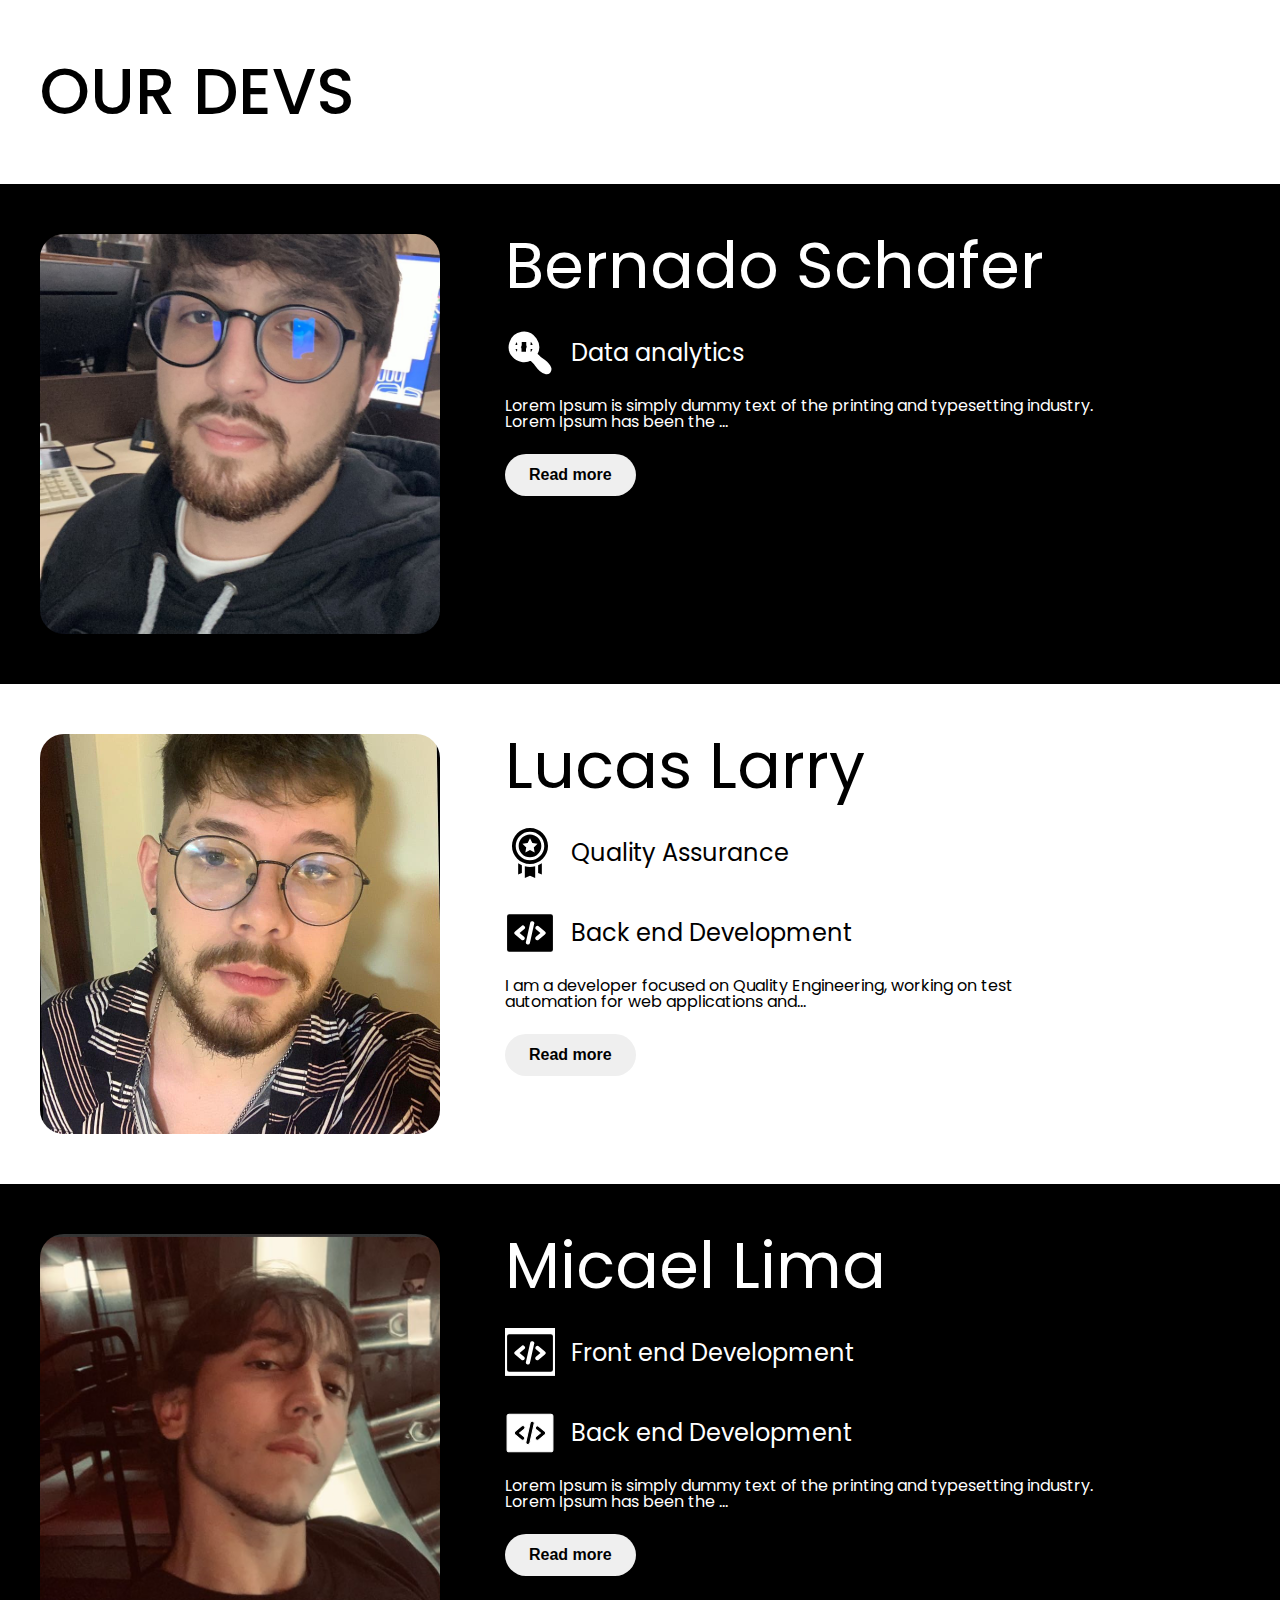
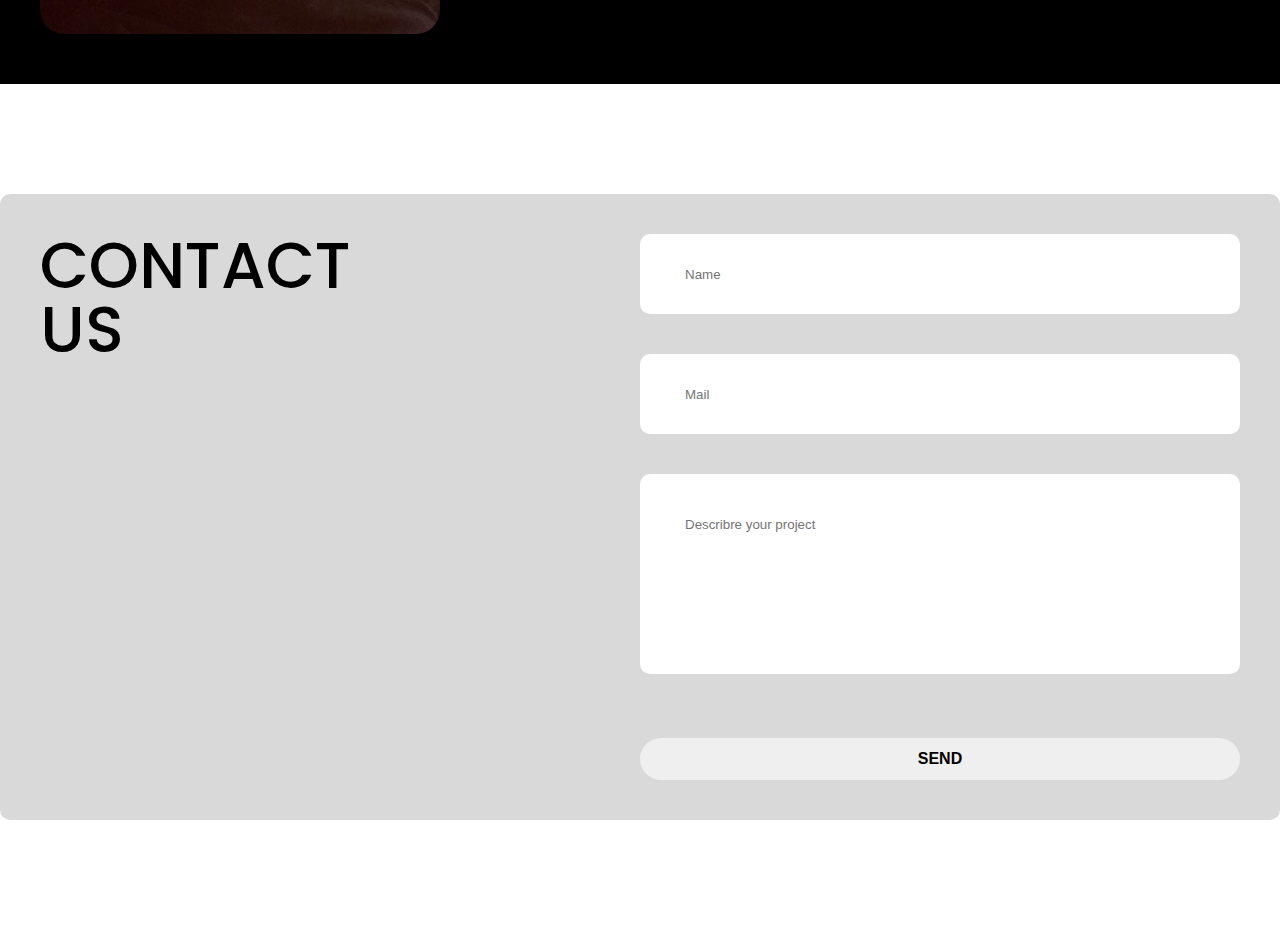
<file: index.html>
<!DOCTYPE html>
<html lang="en">

<head>
  <meta charset="UTF-8" />
  <meta name="viewport" content="width=device-width, initial-scale=1.0" />
  <title>DEV</title>

  <!-- GLOBAL -->
  <link rel="stylesheet" href="./assets/css/common/styles.css" />
  <!-- HOME -->
  <link rel="stylesheet" href="./assets/css/home/home.css" />

  <link rel="icon" href="public/detalhe.svg" type="image/x-icon">
</head>

<body>
  <p class="container title">OUR DEVS</p>

  <!-- Bernado -->
  <section class="container-background color-bg-black">
    <div class="container person">
      <img class="person-img" src="./assets/img/bernado.jpg" alt="Bernado Schagfer" />
      <div class="person-space-between">
        <div>
          <p class="font-64 color-white">Bernado Schafer</p>
          <div class="person-hability">
            <img class="svg" src="./assets/img/svg/lens.svg" alt="" />
            <p class="font-24 color-white">Data analytics</p>
          </div>
        </div>

        <div class="person-description">
          <p class="bio color-white" data-fulltext="Lorem Ipsum is simply dummy text of the printing and typesetting industry. Lorem Ipsum has been the industry's standard dummy text ever since the 1500s."></p>
          <button class="toggle-btn button">Read more</button>
        </div>
      </div>
    </div>
  </section>

  <!-- Larry -->
  <section class="container-background color-bg-white">
    <div class="container person">
      <img class="person-img" src="./assets/img/larry.jpg" alt="Lucas Larry" />
      <div class="person-space-between">
        <div>
          <p class="font-64 color-black">Lucas Larry</p>
          <div class="person-hability">
            <img class="svg" src="./assets/img/svg/quality.svg" alt="" />
            <p class="font-24 color-black">Quality Assurance</p>
          </div>
          <div class="person-hability">
            <img class="svg" src="./assets/img/svg/back-black.svg" alt="" />
            <p class="font-24 color-black">Back end Development</p>
          </div>
        </div>

        <div class="person-description">
          <p class="bio color-black" data-fulltext="I am a developer focused on Quality Engineering, working on test automation for web applications and APIs. I have experience with Rest Assured, Selenium, and Cypress, as well as knowledge in Java, Spring Boot, and Node.js. I have worked as a QA Intern at DBC Company and I am currently a Test Analyst at GetNet, always striving to deliver reliable and robust software."></p>
          <button class="toggle-btn button">Read more</button>
        </div>
      </div>
    </div>
  </section>

  <!-- Micael -->
  <section class="container-background color-bg-black">
    <div class="container person">
      <img class="person-img" src="./assets/img/micael.png" alt="Micael Lima" />
      <div class="person-space-between">
        <div>
          <p class="font-64 color-white">Micael Lima</p>
          <div class="person-hability">
            <img class="svg" src="./assets/img/svg/front.svg" alt="" />
            <p class="font-24 color-white">Front end Development</p>
          </div>
          <div class="person-hability">
            <img class="svg" src="./assets/img/svg/back-white.svg" alt="" />
            <p class="font-24 color-white">Back end Development</p>
          </div>
        </div>

        <div class="person-description">
          <p class="bio color-white" data-fulltext="Lorem Ipsum is simply dummy text of the printing and typesetting industry. Lorem Ipsum has been the industry's standard dummy text ever since the 1500s."></p>
          <button class="toggle-btn button">Read more</button>
        </div>
      </div>
    </div>
  </section>

  <section class="container color-bg-gray form">
    <p class="form-title">CONTACT US</p>

    <form class="forms">
      <input id="name" class="small-input" type="text" placeholder="Name" />

      <input id="mail" class="small-input" type="mail" placeholder="Mail" />

      <input id="description" class="big-input" type="text" placeholder="Describre your project" />

      <button type="submit" class="button">SEND</button>
    </form>
  </section>
  <script src="./main.js"></script>
</body>

</html>
</file>
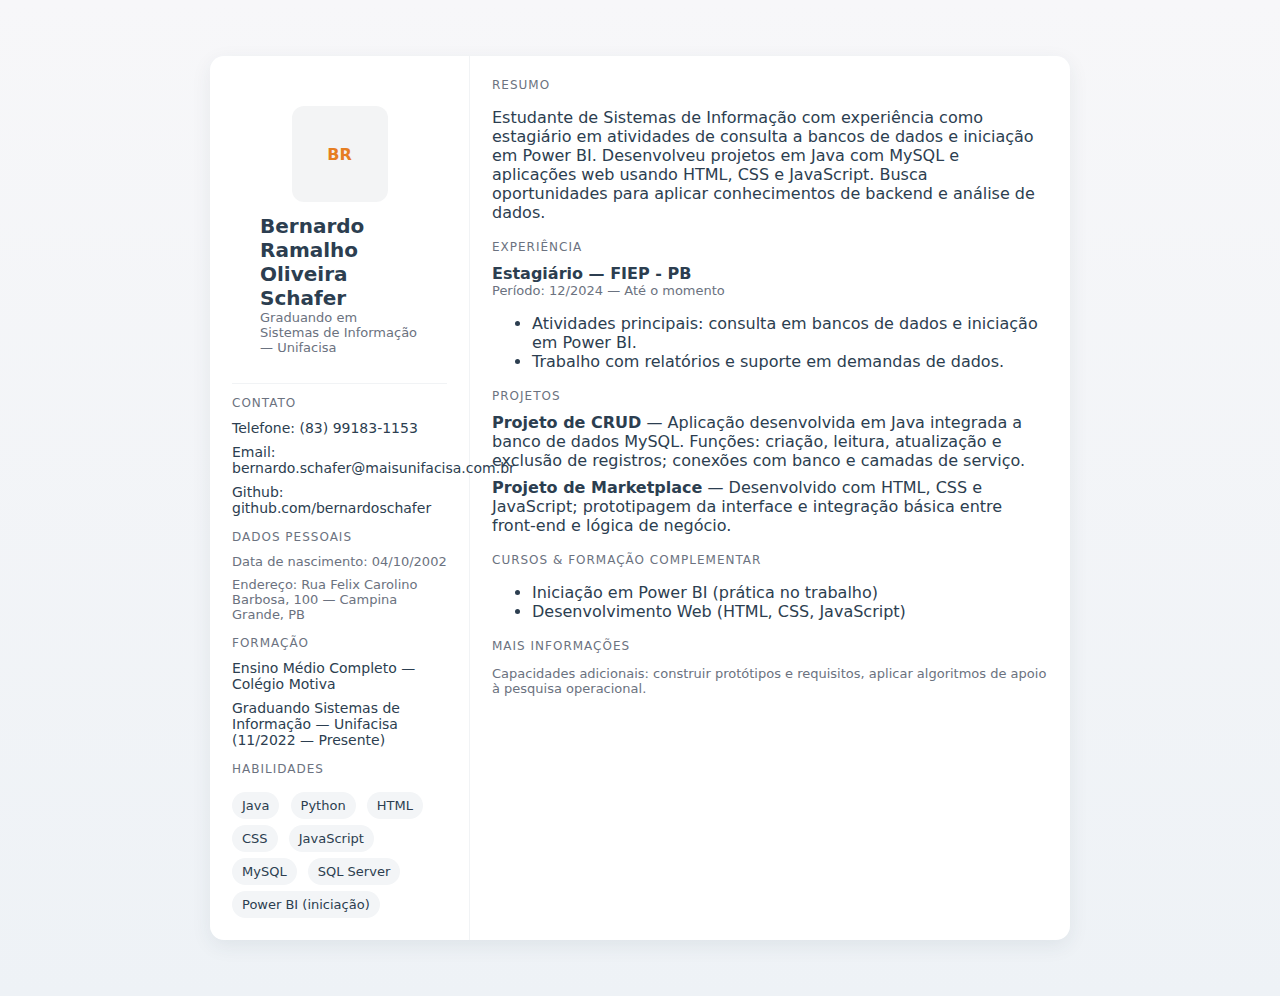
<file: bernardo.html>
<!doctype html>
<html lang="pt-BR">
<head>
  <meta charset="utf-8">
  <meta name="viewport" content="width=device-width,initial-scale=1">
  <title>Bernardo Ramalho Oliveira Schafer — Currículo</title>
  <style>
    :root{
      --bg:#f7f7f9; --card:#ffffff; --accent:#2c3e50; --muted:#6b7280; --accent-2:#e67e22;
      --glass: rgba(44,62,80,0.06);
      font-family: Inter, system-ui, -apple-system, "Segoe UI", Roboto, "Helvetica Neue", Arial;
    }
    *{box-sizing:border-box}
    body{margin:0;background:linear-gradient(180deg,var(--bg),#eef2f6);color:var(--accent);}
    .container{max-width:900px;margin:36px auto;padding:20px}
    .card{background:var(--card);border-radius:14px;box-shadow:0 6px 20px rgba(44,62,80,0.08);overflow:hidden;display:grid;grid-template-columns:260px 1fr}
    header{padding:28px;border-bottom:1px solid #f1f3f5;display:flex;flex-direction:column;gap:10px}
    .name{font-size:20px;font-weight:700}
    .subtitle{color:var(--muted);font-size:13px}
    .photo{height:96px;width:96px;border-radius:12px;background:var(--glass);display:flex;align-items:center;justify-content:center;font-weight:700;color:var(--accent-2)}

    .sidebar{padding:22px;border-right:1px solid #f1f3f5}
    .section-title{font-size:12px;text-transform:uppercase;color:var(--muted);letter-spacing:1px;margin-bottom:10px}
    .info-row{font-size:14px;margin-bottom:8px}
    .contact a{color:var(--accent);text-decoration:none}
    .skill{display:inline-block;background:#f3f5f7;padding:6px 10px;border-radius:999px;font-size:13px;margin:6px 6px 0 0}

    .main{padding:22px}
    .block{margin-bottom:18px}
    .job-title{font-weight:600}
    .muted{color:var(--muted);font-size:13px}
    .projects ul,.skills ul{list-style:none;padding:0;margin:0}
    .projects li{margin-bottom:8px}

    .top-btn{position:fixed;right:20px;bottom:20px;background:var(--accent);color:white;padding:12px 18px;border-radius:999px;border:none;cursor:pointer;font-weight:600;transition:all .3s;box-shadow:0 8px 24px rgba(44,62,80,0.18)}
    .top-btn:hover{background:var(--accent-2)}

    @media (max-width:800px){.card{grid-template-columns:1fr}.sidebar{border-right:none;border-bottom:1px solid #f1f3f5}}
  </style>
</head>
<body>
  <div class="container">
    <div class="card" role="document">
      <aside class="sidebar">
        <header style="display:flex;gap:12px;align-items:center">
          <div class="photo">BR</div>
          <div>
            <div class="name">Bernardo Ramalho Oliveira Schafer</div>
            <div class="subtitle">Graduando em Sistemas de Informação — Unifacisa</div>
          </div>
        </header>

        <div style="margin-top:12px">
          <div class="section-title">Contato</div>
          <div class="info-row contact">Telefone: <a href="tel:+5583991831153">(83) 99183-1153</a></div>
          <div class="info-row contact">Email: <a href="mailto:bernardo.schafer@maisunifacisa.com.br">bernardo.schafer@maisunifacisa.com.br</a></div>
          <div class="info-row contact">Github: <a href="https://github.com/bernardoschafer" target="_blank" rel="noopener noreferrer">github.com/bernardoschafer</a></div>

          <div style="margin-top:14px">
            <div class="section-title">Dados Pessoais</div>
            <div class="info-row muted">Data de nascimento: 04/10/2002</div>
            <div class="info-row muted">Endereço: Rua Felix Carolino Barbosa, 100 — Campina Grande, PB</div>
          </div>

          <div style="margin-top:14px">
            <div class="section-title">Formação</div>
            <div class="info-row">Ensino Médio Completo — Colégio Motiva</div>
            <div class="info-row">Graduando Sistemas de Informação — Unifacisa (11/2022 — Presente)</div>
          </div>

          <div style="margin-top:14px">
            <div class="section-title">Habilidades</div>
            <div class="skills">
              <span class="skill">Java</span>
              <span class="skill">Python</span>
              <span class="skill">HTML</span>
              <span class="skill">CSS</span>
              <span class="skill">JavaScript</span>
              <span class="skill">MySQL</span>
              <span class="skill">SQL Server</span>
              <span class="skill">Power BI (iniciação)</span>
            </div>
          </div>
        </div>
      </aside>

      <main class="main">
        <section class="block">
          <div class="section-title">Resumo</div>
          <p>Estudante de Sistemas de Informação com experiência como estagiário em atividades de consulta a bancos de dados e iniciação em Power BI. Desenvolveu projetos em Java com MySQL e aplicações web usando HTML, CSS e JavaScript. Busca oportunidades para aplicar conhecimentos de backend e análise de dados.</p>
        </section>

        <section class="block">
          <div class="section-title">Experiência</div>
          <div>
            <div class="job-title">Estagiário — FIEP - PB</div>
            <div class="muted">Período: 12/2024 — Até o momento</div>
            <ul>
              <li>Atividades principais: consulta em bancos de dados e iniciação em Power BI.</li>
              <li>Trabalho com relatórios e suporte em demandas de dados.</li>
            </ul>
          </div>
        </section>

        <section class="block projects">
          <div class="section-title">Projetos</div>
          <ul>
            <li>
              <strong>Projeto de CRUD</strong> — Aplicação desenvolvida em Java integrada a banco de dados MySQL. Funções: criação, leitura, atualização e exclusão de registros; conexões com banco e camadas de serviço.
            </li>
            <li>
              <strong>Projeto de Marketplace</strong> — Desenvolvido com HTML, CSS e JavaScript; prototipagem da interface e integração básica entre front-end e lógica de negócio.
            </li>
          </ul>
        </section>

        <section class="block">
          <div class="section-title">Cursos & Formação Complementar</div>
          <ul>
            <li>Iniciação em Power BI (prática no trabalho)</li>
            <li>Desenvolvimento Web (HTML, CSS, JavaScript)</li>
          </ul>
        </section>

        <section class="block">
          <div class="section-title">Mais informações</div>
          <p class="muted">Capacidades adicionais: construir protótipos e requisitos, aplicar algoritmos de apoio à pesquisa operacional.</p>
        </section>
      </main>
    </div>
  </div>

  <button class="top-btn" title="Voltar ao topo" onclick="window.scrollTo({top:0,behavior:'smooth'})">⬆ Voltar ao topo</button>

  <script>
    const btn = document.querySelector('.top-btn');
    window.addEventListener('scroll', ()=>{
      if(window.scrollY>200) btn.style.opacity=1; else btn.style.opacity=0;
    });
    btn.style.opacity=0;
  </script>
</body>
</html>
</file>
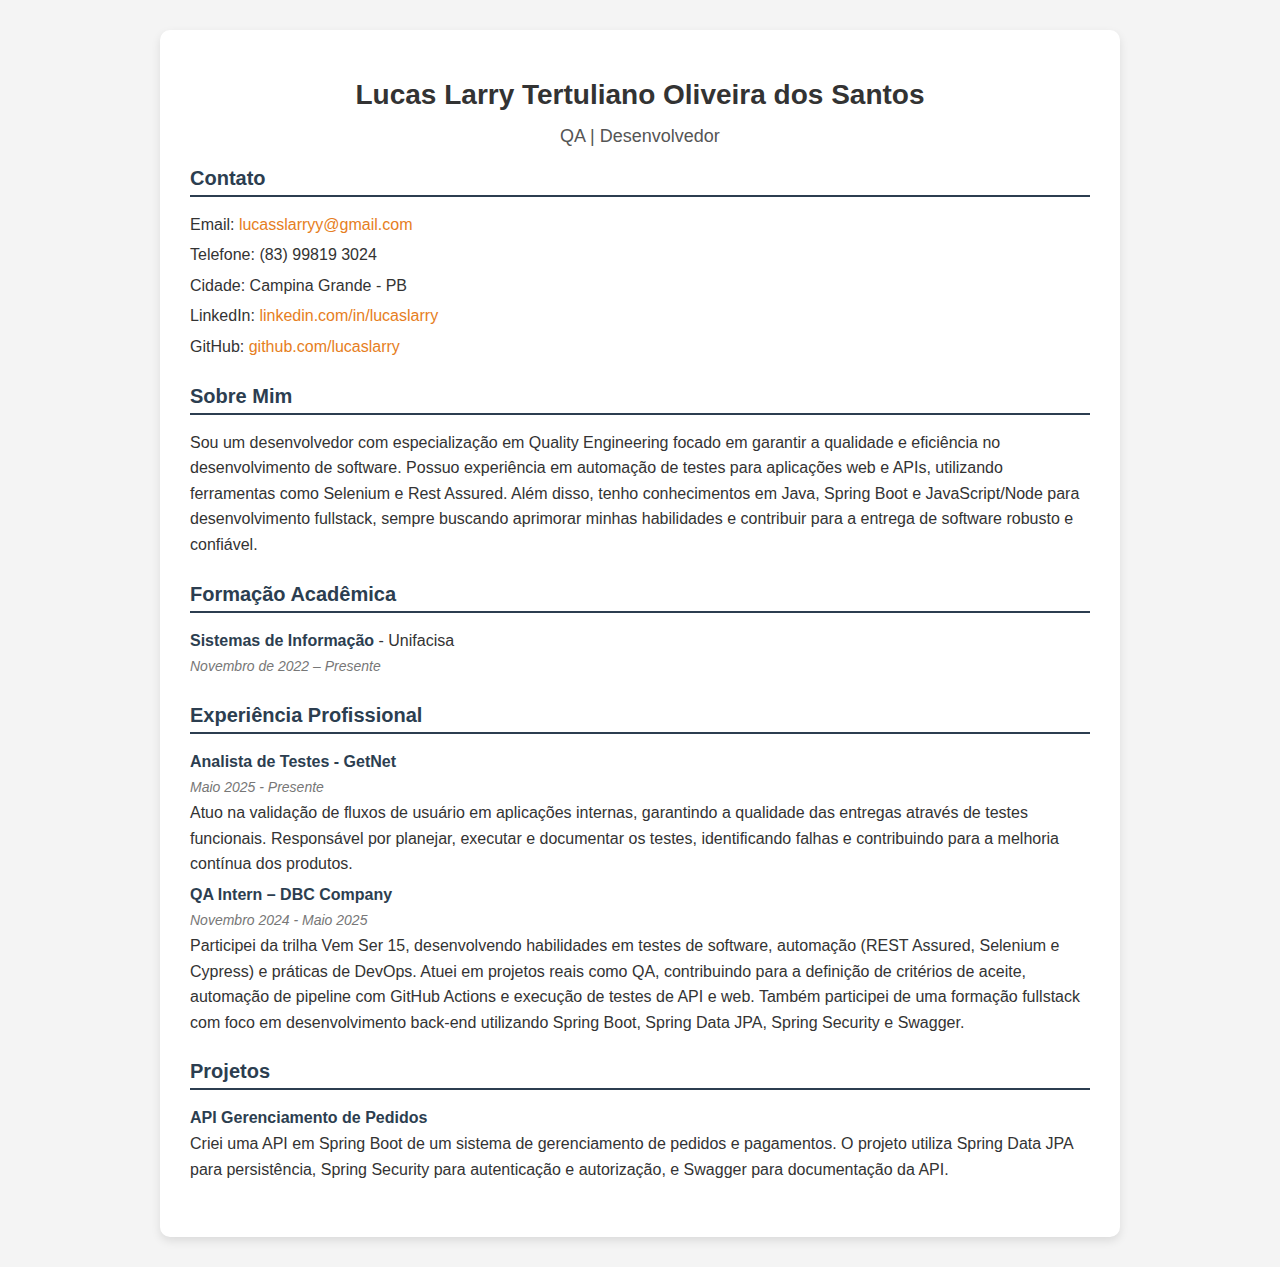
<file: lucaslarry.html>
<!DOCTYPE html>
<html lang="pt-BR">
  <head>
    <meta charset="UTF-8" />
    <meta name="viewport" content="width=device-width, initial-scale=1.0" />
    <title>Currículo - Lucas Larry</title>
    <style>
      body {
        font-family: Arial, sans-serif;
        background: #f4f4f4;
        margin: 0;
        padding: 0;
        color: #333;
      }

      .container {
        max-width: 900px;
        background: #fff;
        margin: 30px auto;
        padding: 30px;
        border-radius: 10px;
        box-shadow: 0 4px 10px rgba(0, 0, 0, 0.1);
      }

      header {
        text-align: center;
        margin-bottom: 20px;
      }

      header h1 {
        font-size: 28px;
        margin-bottom: 5px;
      }

      header h2 {
        font-size: 18px;
        font-weight: normal;
        color: #555;
      }

      section {
        margin-bottom: 25px;
      }

      section h3 {
        font-size: 20px;
        border-bottom: 2px solid #2c3e50;
        padding-bottom: 5px;
        margin-bottom: 15px;
        color: #2c3e50;
      }

      .contact p,
      .about p,
      .experience p,
      .projects p,
      .education p {
        margin: 5px 0;
        line-height: 1.6;
      }

      a {
        color: #e67e22;
        text-decoration: none;
      }

      a:hover {
        text-decoration: underline;
      }

      .job-title {
        font-weight: bold;
        color: #2c3e50;
      }

      .sub-info {
        font-style: italic;
        color: #777;
        font-size: 14px;
      }

      /* Botão fixo */
      #backToTop {
        position: fixed;
        bottom: 20px;
        right: 20px;
        background: #2c3e50;
        color: #fff;
        border: none;
        padding: 10px 15px;
        border-radius: 8px;
        cursor: pointer;
        font-size: 14px;
        box-shadow: 0 3px 6px rgba(0, 0, 0, 0.2);
        display: none; /* escondido até rolar a página */
        transition: background 0.3s;
      }

      #backToTop:hover {
        background: #e67e22;
      }
    </style>
  </head>
  <body>
    <div class="container" id="top">
      <header>
        <h1>Lucas Larry Tertuliano Oliveira dos Santos</h1>
        <h2>QA | Desenvolvedor</h2>
      </header>

      <section class="contact">
        <h3>Contato</h3>
        <p>
          Email:
          <a href="mailto:lucasslarryy@gmail.com">lucasslarryy@gmail.com</a>
        </p>
        <p>Telefone: (83) 99819 3024</p>
        <p>Cidade: Campina Grande - PB</p>
        <p>
          LinkedIn:
          <a href="https://www.linkedin.com/in/lucaslarry" target="_blank"
            >linkedin.com/in/lucaslarry</a
          >
        </p>
        <p>
          GitHub:
          <a href="https://github.com/lucaslarry" target="_blank"
            >github.com/lucaslarry</a
          >
        </p>
      </section>

      <section class="about">
        <h3>Sobre Mim</h3>
        <p>
          Sou um desenvolvedor com especialização em Quality Engineering focado
          em garantir a qualidade e eficiência no desenvolvimento de software.
          Possuo experiência em automação de testes para aplicações web e APIs,
          utilizando ferramentas como Selenium e Rest Assured. Além disso, tenho
          conhecimentos em Java, Spring Boot e JavaScript/Node para
          desenvolvimento fullstack, sempre buscando aprimorar minhas
          habilidades e contribuir para a entrega de software robusto e
          confiável.
        </p>
      </section>

      <section class="education">
        <h3>Formação Acadêmica</h3>
        <p>
          <span class="job-title">Sistemas de Informação</span> - Unifacisa
          <br />
          <span class="sub-info">Novembro de 2022 – Presente</span>
        </p>
      </section>

      <section class="experience">
        <h3>Experiência Profissional</h3>
        <p>
          <span class="job-title">Analista de Testes - GetNet</span> <br />
          <span class="sub-info">Maio 2025 - Presente</span> <br />
          Atuo na validação de fluxos de usuário em aplicações internas,
          garantindo a qualidade das entregas através de testes funcionais.
          Responsável por planejar, executar e documentar os testes,
          identificando falhas e contribuindo para a melhoria contínua dos
          produtos.
        </p>
        <p>
          <span class="job-title">QA Intern – DBC Company</span> <br />
          <span class="sub-info">Novembro 2024 - Maio 2025</span> <br />
          Participei da trilha Vem Ser 15, desenvolvendo habilidades em testes
          de software, automação (REST Assured, Selenium e Cypress) e práticas
          de DevOps. Atuei em projetos reais como QA, contribuindo para a
          definição de critérios de aceite, automação de pipeline com GitHub
          Actions e execução de testes de API e web. Também participei de uma
          formação fullstack com foco em desenvolvimento back-end utilizando
          Spring Boot, Spring Data JPA, Spring Security e Swagger.
        </p>
      </section>

      <section class="projects">
        <h3>Projetos</h3>
        <p>
          <span class="job-title">API Gerenciamento de Pedidos</span> <br />
          Criei uma API em Spring Boot de um sistema de gerenciamento de pedidos
          e pagamentos. O projeto utiliza Spring Data JPA para persistência,
          Spring Security para autenticação e autorização, e Swagger para
          documentação da API.
        </p>
      </section>
    </div>

    <button id="backToTop">⬆ Voltar ao Início</button>

    <script>
      const backToTop = document.getElementById("backToTop");

      window.onscroll = function () {
        if (
          document.body.scrollTop > 200 ||
          document.documentElement.scrollTop > 200
        ) {
          backToTop.style.display = "block";
        } else {
          backToTop.style.display = "none";
        }
      };

      backToTop.onclick = function () {
        window.scrollTo({ top: 0, behavior: "smooth" });
      };
    </script>
  </body>
</html>
</file>
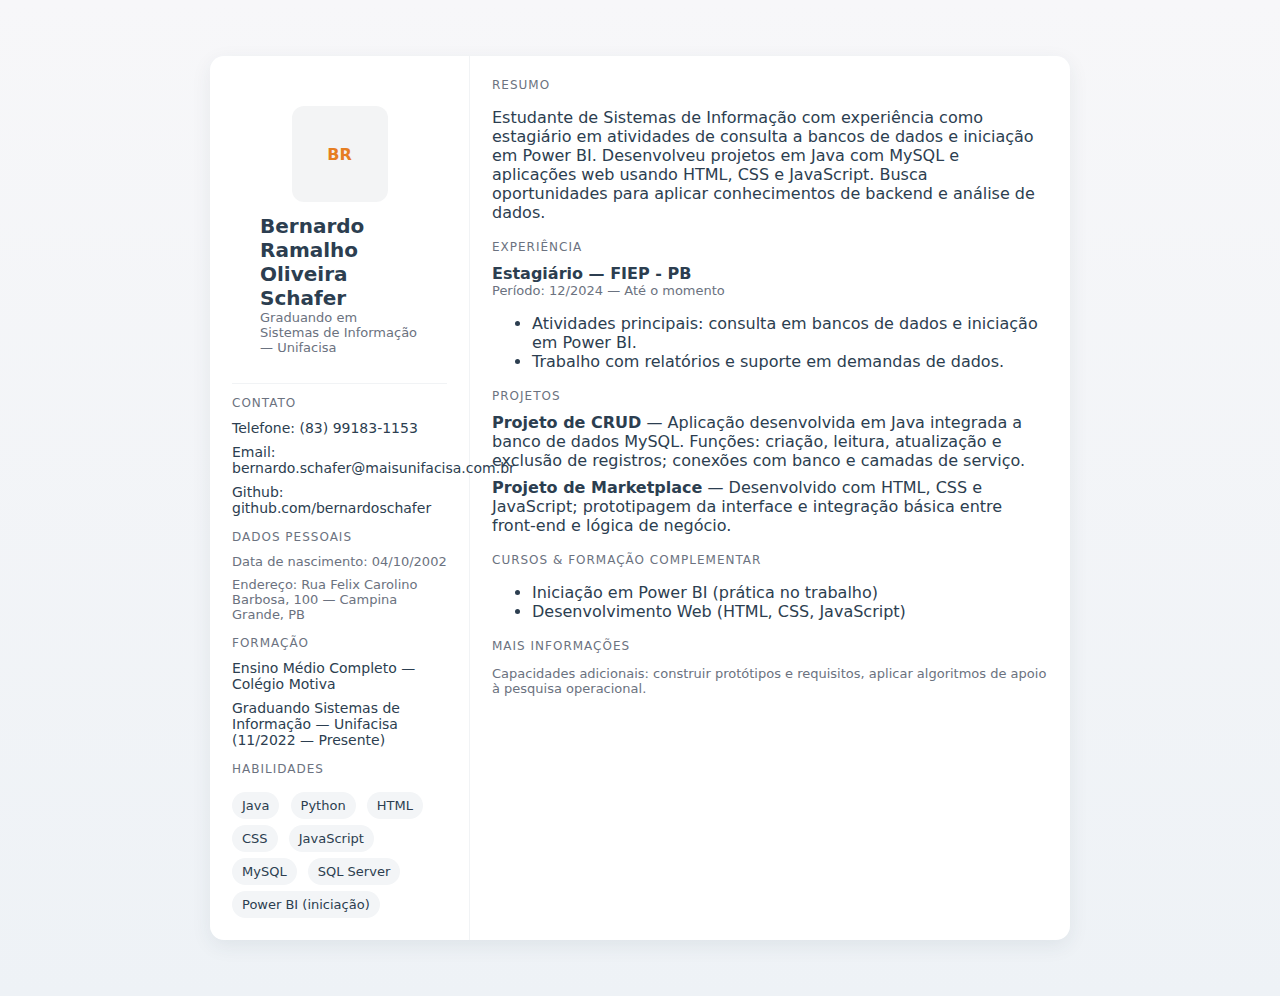
<file: pages/bernardo.html>
<!doctype html>
<html lang="pt-BR">

<head>
  <meta charset="utf-8">
  <meta name="viewport" content="width=device-width,initial-scale=1">
  <title>Bernardo Schafer — Data analytics</title>
  <link rel="icon" href="../public/detalhe.svg" type="image/x-icon">
  <style>
    :root {
      --bg: #f7f7f9;
      --card: #ffffff;
      --accent: #2c3e50;
      --muted: #6b7280;
      --accent-2: #e67e22;
      --glass: rgba(44, 62, 80, 0.06);
      font-family: Inter, system-ui, -apple-system, "Segoe UI", Roboto, "Helvetica Neue", Arial;
    }

    * {
      box-sizing: border-box
    }

    body {
      margin: 0;
      background: linear-gradient(180deg, var(--bg), #eef2f6);
      color: var(--accent);
    }

    .container {
      max-width: 900px;
      margin: 36px auto;
      padding: 20px
    }

    .card {
      background: var(--card);
      border-radius: 14px;
      box-shadow: 0 6px 20px rgba(44, 62, 80, 0.08);
      overflow: hidden;
      display: grid;
      grid-template-columns: 260px 1fr
    }

    header {
      padding: 28px;
      border-bottom: 1px solid #f1f3f5;
      display: flex;
      flex-direction: column;
      gap: 10px
    }

    .name {
      font-size: 20px;
      font-weight: 700
    }

    .subtitle {
      color: var(--muted);
      font-size: 13px
    }

    .photo {
      height: 96px;
      width: 96px;
      border-radius: 12px;
      background: var(--glass);
      display: flex;
      align-items: center;
      justify-content: center;
      font-weight: 700;
      color: var(--accent-2)
    }

    .sidebar {
      padding: 22px;
      border-right: 1px solid #f1f3f5
    }

    .section-title {
      font-size: 12px;
      text-transform: uppercase;
      color: var(--muted);
      letter-spacing: 1px;
      margin-bottom: 10px
    }

    .info-row {
      font-size: 14px;
      margin-bottom: 8px
    }

    .contact a {
      color: var(--accent);
      text-decoration: none
    }

    .skill {
      display: inline-block;
      background: #f3f5f7;
      padding: 6px 10px;
      border-radius: 999px;
      font-size: 13px;
      margin: 6px 6px 0 0
    }

    .main {
      padding: 22px
    }

    .block {
      margin-bottom: 18px
    }

    .job-title {
      font-weight: 600
    }

    .muted {
      color: var(--muted);
      font-size: 13px
    }

    .projects ul,
    .skills ul {
      list-style: none;
      padding: 0;
      margin: 0
    }

    .projects li {
      margin-bottom: 8px
    }

    .top-btn {
      position: fixed;
      right: 20px;
      bottom: 20px;
      background: var(--accent);
      color: white;
      padding: 12px 18px;
      border-radius: 999px;
      border: none;
      cursor: pointer;
      font-weight: 600;
      transition: all .3s;
      box-shadow: 0 8px 24px rgba(44, 62, 80, 0.18)
    }

    .top-btn:hover {
      background: var(--accent-2)
    }

    @media (max-width:800px) {
      .card {
        grid-template-columns: 1fr
      }

      .sidebar {
        border-right: none;
        border-bottom: 1px solid #f1f3f5
      }
    }
  </style>
</head>

<body>
  <div class="container">
    <div class="card" role="document">
      <aside class="sidebar">
        <header style="display:flex;gap:12px;align-items:center">
          <div class="photo">BR</div>
          <div>
            <div class="name">Bernardo Ramalho Oliveira Schafer</div>
            <div class="subtitle">Graduando em Sistemas de Informação — Unifacisa</div>
          </div>
        </header>

        <div style="margin-top:12px">
          <div class="section-title">Contato</div>
          <div class="info-row contact">Telefone: <a href="tel:+5583991831153">(83) 99183-1153</a></div>
          <div class="info-row contact">Email: <a href="mailto:bernardo.schafer@maisunifacisa.com.br">bernardo.schafer@maisunifacisa.com.br</a></div>
          <div class="info-row contact">Github: <a href="https://github.com/bernardoschafer" target="_blank" rel="noopener noreferrer">github.com/bernardoschafer</a></div>

          <div style="margin-top:14px">
            <div class="section-title">Dados Pessoais</div>
            <div class="info-row muted">Data de nascimento: 04/10/2002</div>
            <div class="info-row muted">Endereço: Rua Felix Carolino Barbosa, 100 — Campina Grande, PB</div>
          </div>

          <div style="margin-top:14px">
            <div class="section-title">Formação</div>
            <div class="info-row">Ensino Médio Completo — Colégio Motiva</div>
            <div class="info-row">Graduando Sistemas de Informação — Unifacisa (11/2022 — Presente)</div>
          </div>

          <div style="margin-top:14px">
            <div class="section-title">Habilidades</div>
            <div class="skills">
              <span class="skill">Java</span>
              <span class="skill">Python</span>
              <span class="skill">HTML</span>
              <span class="skill">CSS</span>
              <span class="skill">JavaScript</span>
              <span class="skill">MySQL</span>
              <span class="skill">SQL Server</span>
              <span class="skill">Power BI (iniciação)</span>
            </div>
          </div>
        </div>
      </aside>

      <main class="main">
        <section class="block">
          <div class="section-title">Resumo</div>
          <p>Estudante de Sistemas de Informação com experiência como estagiário em atividades de consulta a bancos de dados e iniciação em Power BI. Desenvolveu projetos em Java com MySQL e aplicações web usando HTML, CSS e JavaScript. Busca oportunidades para aplicar conhecimentos de backend e análise de dados.</p>
        </section>

        <section class="block">
          <div class="section-title">Experiência</div>
          <div>
            <div class="job-title">Estagiário — FIEP - PB</div>
            <div class="muted">Período: 12/2024 — Até o momento</div>
            <ul>
              <li>Atividades principais: consulta em bancos de dados e iniciação em Power BI.</li>
              <li>Trabalho com relatórios e suporte em demandas de dados.</li>
            </ul>
          </div>
        </section>

        <section class="block projects">
          <div class="section-title">Projetos</div>
          <ul>
            <li>
              <strong>Projeto de CRUD</strong> — Aplicação desenvolvida em Java integrada a banco de dados MySQL. Funções: criação, leitura, atualização e exclusão de registros; conexões com banco e camadas de serviço.
            </li>
            <li>
              <strong>Projeto de Marketplace</strong> — Desenvolvido com HTML, CSS e JavaScript; prototipagem da interface e integração básica entre front-end e lógica de negócio.
            </li>
          </ul>
        </section>

        <section class="block">
          <div class="section-title">Cursos & Formação Complementar</div>
          <ul>
            <li>Iniciação em Power BI (prática no trabalho)</li>
            <li>Desenvolvimento Web (HTML, CSS, JavaScript)</li>
          </ul>
        </section>

        <section class="block">
          <div class="section-title">Mais informações</div>
          <p class="muted">Capacidades adicionais: construir protótipos e requisitos, aplicar algoritmos de apoio à pesquisa operacional.</p>
        </section>
      </main>
    </div>
  </div>

  <button class="top-btn" title="Voltar ao topo" onclick="window.scrollTo({top:0,behavior:'smooth'})">⬆ Voltar ao topo</button>

  <script>
    const btn = document.querySelector('.top-btn');
    window.addEventListener('scroll', () => {
      if (window.scrollY > 200) btn.style.opacity = 1; else btn.style.opacity = 0;
    });
    btn.style.opacity = 0;
  </script>
</body>

</html>
</file>
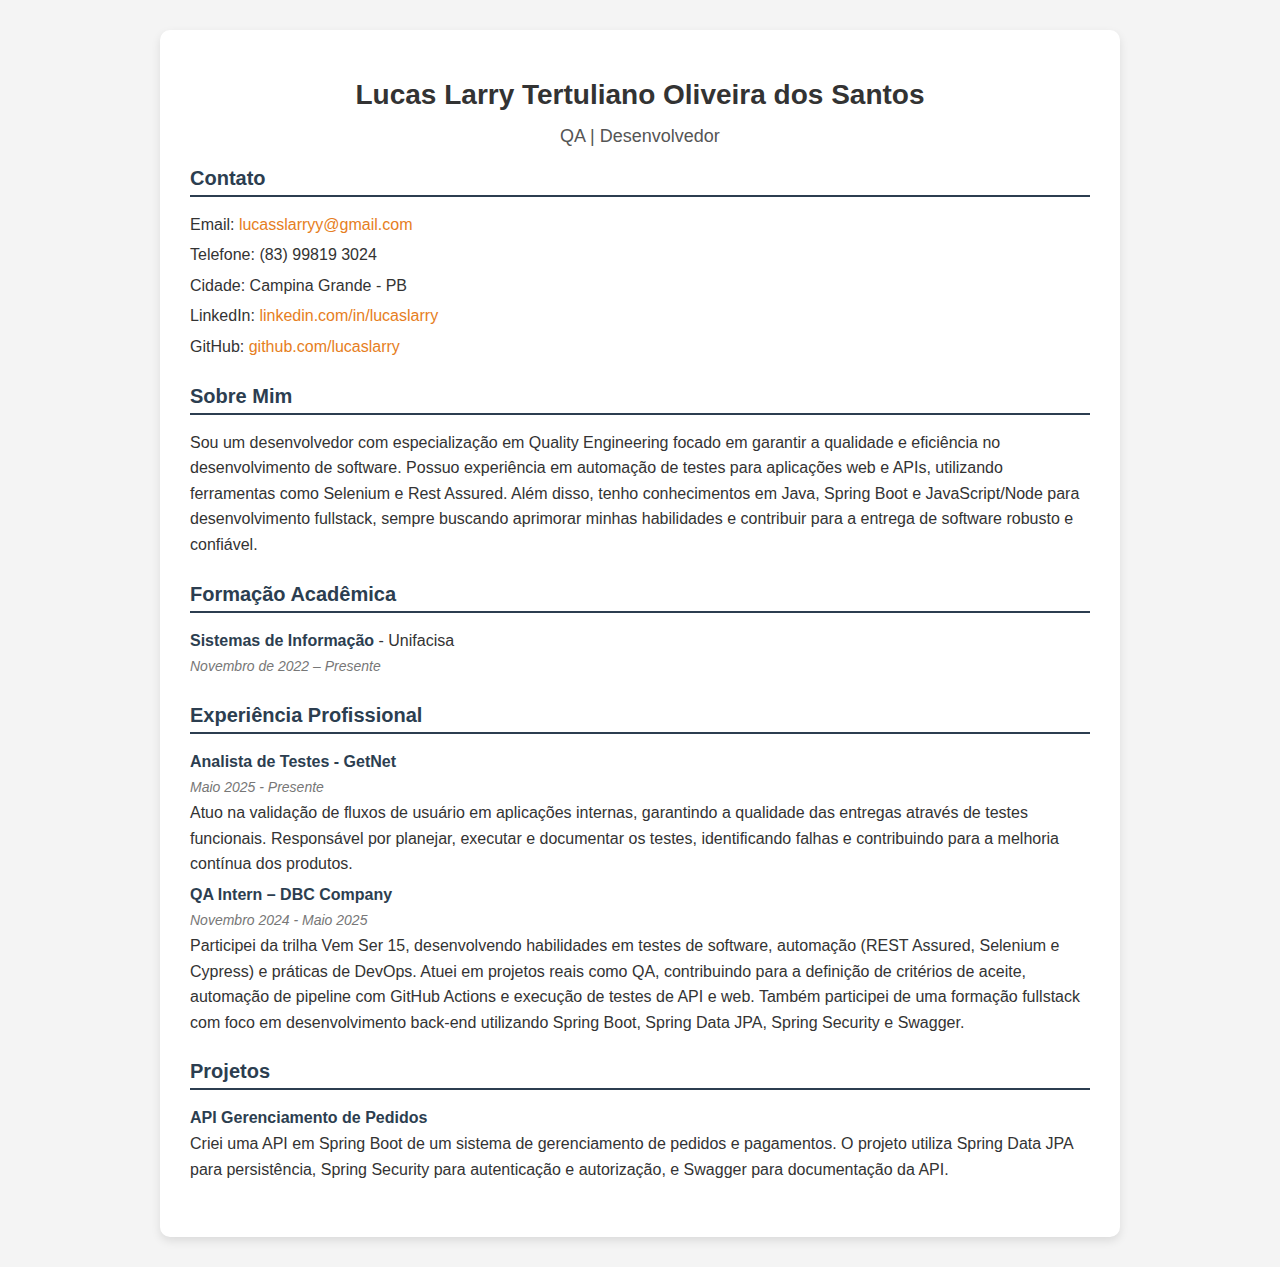
<file: pages/lucaslarry.html>
<!DOCTYPE html>
<html lang="pt-BR">

<head>
  <meta charset="UTF-8" />
  <meta name="viewport" content="width=device-width, initial-scale=1.0" />
  <title>Lucas Larry - QA</title>
  <link rel="icon" href="../public/detalhe.svg" type="image/x-icon">
  <style>
    body {
      font-family: Arial, sans-serif;
      background: #f4f4f4;
      margin: 0;
      padding: 0;
      color: #333;
    }

    .container {
      max-width: 900px;
      background: #fff;
      margin: 30px auto;
      padding: 30px;
      border-radius: 10px;
      box-shadow: 0 4px 10px rgba(0, 0, 0, 0.1);
    }

    header {
      text-align: center;
      margin-bottom: 20px;
    }

    header h1 {
      font-size: 28px;
      margin-bottom: 5px;
    }

    header h2 {
      font-size: 18px;
      font-weight: normal;
      color: #555;
    }

    section {
      margin-bottom: 25px;
    }

    section h3 {
      font-size: 20px;
      border-bottom: 2px solid #2c3e50;
      padding-bottom: 5px;
      margin-bottom: 15px;
      color: #2c3e50;
    }

    .contact p,
    .about p,
    .experience p,
    .projects p,
    .education p {
      margin: 5px 0;
      line-height: 1.6;
    }

    a {
      color: #e67e22;
      text-decoration: none;
    }

    a:hover {
      text-decoration: underline;
    }

    .job-title {
      font-weight: bold;
      color: #2c3e50;
    }

    .sub-info {
      font-style: italic;
      color: #777;
      font-size: 14px;
    }

    /* Botão fixo */
    #backToTop {
      position: fixed;
      bottom: 20px;
      right: 20px;
      background: #2c3e50;
      color: #fff;
      border: none;
      padding: 10px 15px;
      border-radius: 8px;
      cursor: pointer;
      font-size: 14px;
      box-shadow: 0 3px 6px rgba(0, 0, 0, 0.2);
      display: none;
      /* escondido até rolar a página */
      transition: background 0.3s;
    }

    #backToTop:hover {
      background: #e67e22;
    }
  </style>
</head>

<body>
  <div class="container" id="top">
    <header>
      <h1>Lucas Larry Tertuliano Oliveira dos Santos</h1>
      <h2>QA | Desenvolvedor</h2>
    </header>

    <section class="contact">
      <h3>Contato</h3>
      <p>
        Email:
        <a href="mailto:lucasslarryy@gmail.com">lucasslarryy@gmail.com</a>
      </p>
      <p>Telefone: (83) 99819 3024</p>
      <p>Cidade: Campina Grande - PB</p>
      <p>
        LinkedIn:
        <a href="https://www.linkedin.com/in/lucaslarry" target="_blank">linkedin.com/in/lucaslarry</a>
      </p>
      <p>
        GitHub:
        <a href="https://github.com/lucaslarry" target="_blank">github.com/lucaslarry</a>
      </p>
    </section>

    <section class="about">
      <h3>Sobre Mim</h3>
      <p>
        Sou um desenvolvedor com especialização em Quality Engineering focado
        em garantir a qualidade e eficiência no desenvolvimento de software.
        Possuo experiência em automação de testes para aplicações web e APIs,
        utilizando ferramentas como Selenium e Rest Assured. Além disso, tenho
        conhecimentos em Java, Spring Boot e JavaScript/Node para
        desenvolvimento fullstack, sempre buscando aprimorar minhas
        habilidades e contribuir para a entrega de software robusto e
        confiável.
      </p>
    </section>

    <section class="education">
      <h3>Formação Acadêmica</h3>
      <p>
        <span class="job-title">Sistemas de Informação</span> - Unifacisa
        <br />
        <span class="sub-info">Novembro de 2022 – Presente</span>
      </p>
    </section>

    <section class="experience">
      <h3>Experiência Profissional</h3>
      <p>
        <span class="job-title">Analista de Testes - GetNet</span> <br />
        <span class="sub-info">Maio 2025 - Presente</span> <br />
        Atuo na validação de fluxos de usuário em aplicações internas,
        garantindo a qualidade das entregas através de testes funcionais.
        Responsável por planejar, executar e documentar os testes,
        identificando falhas e contribuindo para a melhoria contínua dos
        produtos.
      </p>
      <p>
        <span class="job-title">QA Intern – DBC Company</span> <br />
        <span class="sub-info">Novembro 2024 - Maio 2025</span> <br />
        Participei da trilha Vem Ser 15, desenvolvendo habilidades em testes
        de software, automação (REST Assured, Selenium e Cypress) e práticas
        de DevOps. Atuei em projetos reais como QA, contribuindo para a
        definição de critérios de aceite, automação de pipeline com GitHub
        Actions e execução de testes de API e web. Também participei de uma
        formação fullstack com foco em desenvolvimento back-end utilizando
        Spring Boot, Spring Data JPA, Spring Security e Swagger.
      </p>
    </section>

    <section class="projects">
      <h3>Projetos</h3>
      <p>
        <span class="job-title">API Gerenciamento de Pedidos</span> <br />
        Criei uma API em Spring Boot de um sistema de gerenciamento de pedidos
        e pagamentos. O projeto utiliza Spring Data JPA para persistência,
        Spring Security para autenticação e autorização, e Swagger para
        documentação da API.
      </p>
    </section>
  </div>

  <button id="backToTop">⬆ Voltar ao Início</button>

  <script>
    const backToTop = document.getElementById("backToTop");

    window.onscroll = function () {
      if (
        document.body.scrollTop > 200 ||
        document.documentElement.scrollTop > 200
      ) {
        backToTop.style.display = "block";
      } else {
        backToTop.style.display = "none";
      }
    };

    backToTop.onclick = function () {
      window.scrollTo({ top: 0, behavior: "smooth" });
    };
  </script>
</body>

</html>
</file>
<file: assets/css/common/styles.css>
/* Global */
@import url(/assets//css/common/global.css);

/* Utils */
@import url(/assets/css/common/colors.css);
@import url(/assets/css/common/fonts.css);
@import url('https://fonts.googleapis.com/css2?family=Poppins:ital,wght@0,100;0,200;0,300;0,400;0,500;0,600;0,700;0,800;0,900;1,100;1,200;1,300;1,400;1,500;1,600;1,700;1,800;1,900&display=swap');
</file>
<file: assets/css/home/home.css>
.title{
  font-size: 64px;
  font-weight: 500;
  padding-top: 60px;
  padding-bottom: 60px;
}

.person {
  display: flex;
  align-items: flex-start; 
  gap: 65px;
}

.person-img {
  height: 400px;
  width: 400px;
  object-fit: cover;
  border-radius: 24px;
  flex-shrink: 0; 
}

.person-space-between {
  display: flex;
  flex-direction: column; 
  align-items: flex-start;
  gap: 20px;
  max-width: 600px; 
}

.person-name{
  font-size: 64px;
  font-weight: bolder;
}

.person-hability{
  display: flex;
  align-items: center;
  gap: 16px;
  padding-top: 30px;
}

.form{
  margin-top: 110px;
  margin-bottom: 110px;
  min-height: 600px;
  padding: 40px;
  display: flex;
  justify-content: space-between;
  border-radius: 10px;
}

.form-title{
  font-size: 64px;
  font-weight: 500;
  max-width: 340px;
}

.forms{
  display: flex;
  flex-direction: column;
  min-width: 600px;
  gap: 40px;
}

.small-input{
  border: none;
  border-radius: 10px;
  height: 80px;
  padding-left: 45px;
}

.big-input{
  border: none;
  border-radius: 10px;
  height: 200px;
  padding-bottom: 100px;
  padding-left: 45px;
}
</file>
